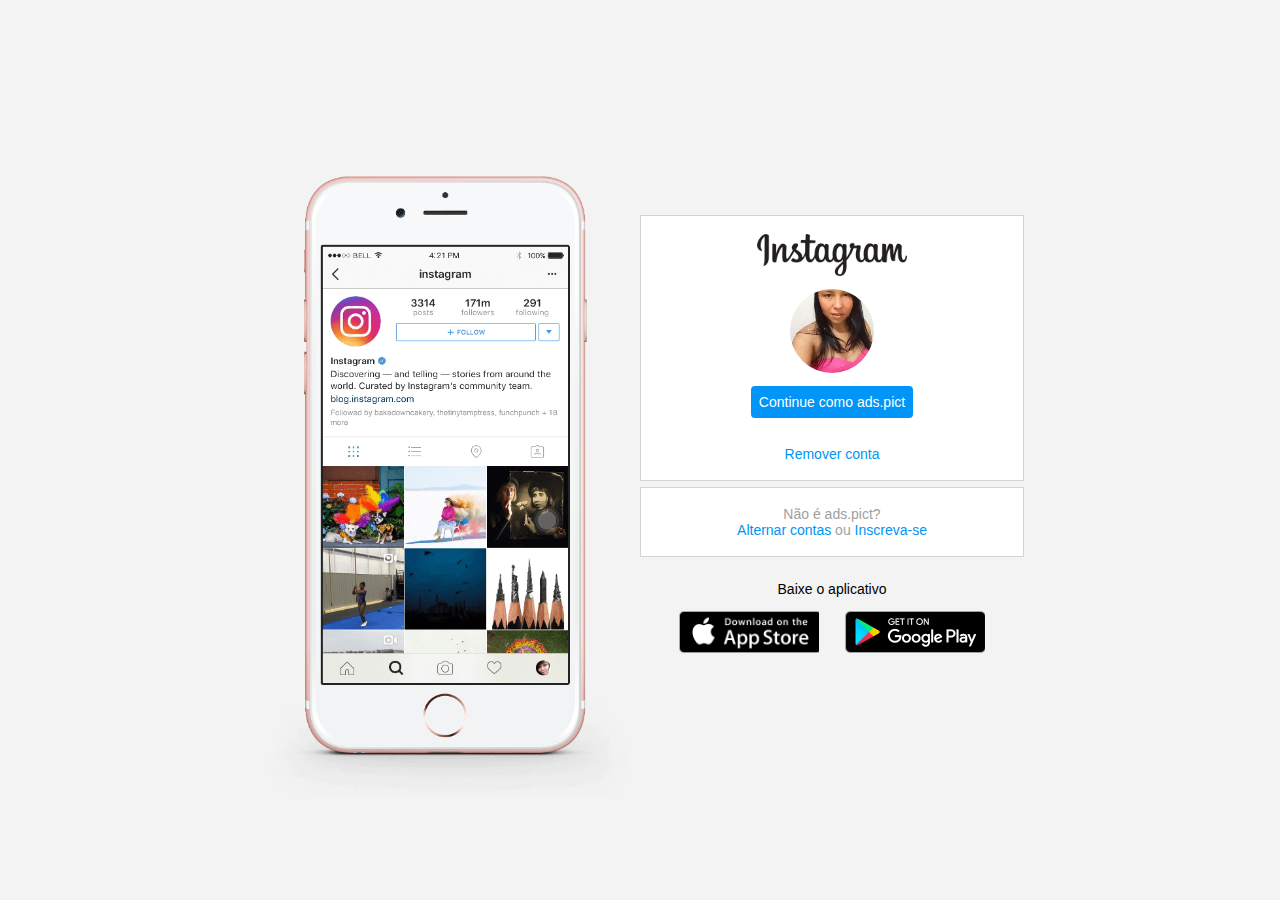
<file: interface_instagram/index.html>
<!DOCTYPE html>
<html lang="pt-br">
<head>
    <meta charset="UTF-8">
    <meta name="viewport" content="width=device-width, initial-scale=1.0">
    <link rel="stylesheet" href="style.css">
    <title>Instagram</title>
</head>
    <body>
        <div class="instagram-wrapper">
            <div class="instagram-phone">
                <img src="./img/instagram-celular.png" alt="celular">
            </div>
            <div class="instagram-continue">
                <div class="group">
                    <img src="./img/instagram-logo.png" class="instagram-logo" alt="instagram logo">
                    <div class="profile-photo">
                        <img src="./img/perfil-instagram.jpg" alt="foto de perfil">
                    </div>
                    <a href="https://www.instagram.com/ads.pict/" class="instagram-login">Continue como ads.pict</a>
                    <a href="#" class="instagram-logout">Remover conta</a>
                </div>
                <div class="group">
                    <p class="not-account">Não é ads.pict?</p>
                    <p class="not-account">
                        <span class="link-blue">Alternar contas</span>
                        ou
                        <span class="link-blue">Inscreva-se</span>
                    </p>
                </div>
                <div class="get-the-app">
                    <p class="get-app">Baixe o aplicativo</p>
                    <div class="download">
                        <a href="#" class="app-download"></a>
                        <a href="#" class="app-download"></a>
                    </div>
                </div>
            </div>
        </div>
    </body>
</html>
</file>
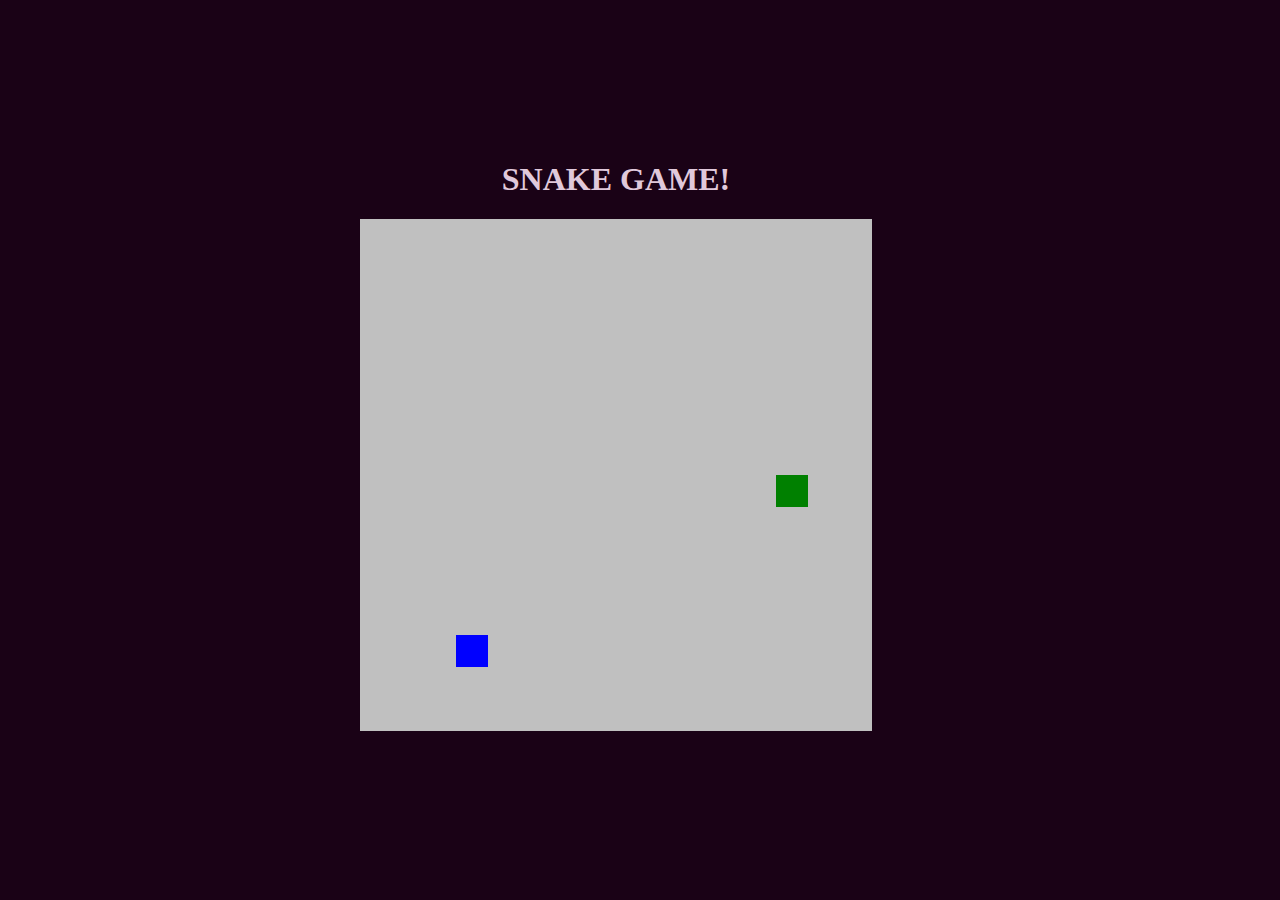
<file: snake-game-js/index.html>
<!DOCTYPE html>
<html lang="pt-br">
<head>
    <meta charset="UTF-8">
    <meta name="viewport" content="width=device-width, initial-scale=1.0">
    <meta http-equiv="X-UA-Compatible" content="ie=edge">
    <title>Snake Game</title>
    <link rel="stylesheet" href="style.css">
    <script defer src="script.js"></script>
</head>
<body>
    <h1>SNAKE GAME!</h1>
    <canvas id="snake" width="512" height="512"></canvas>
</body>
</html>
</file>
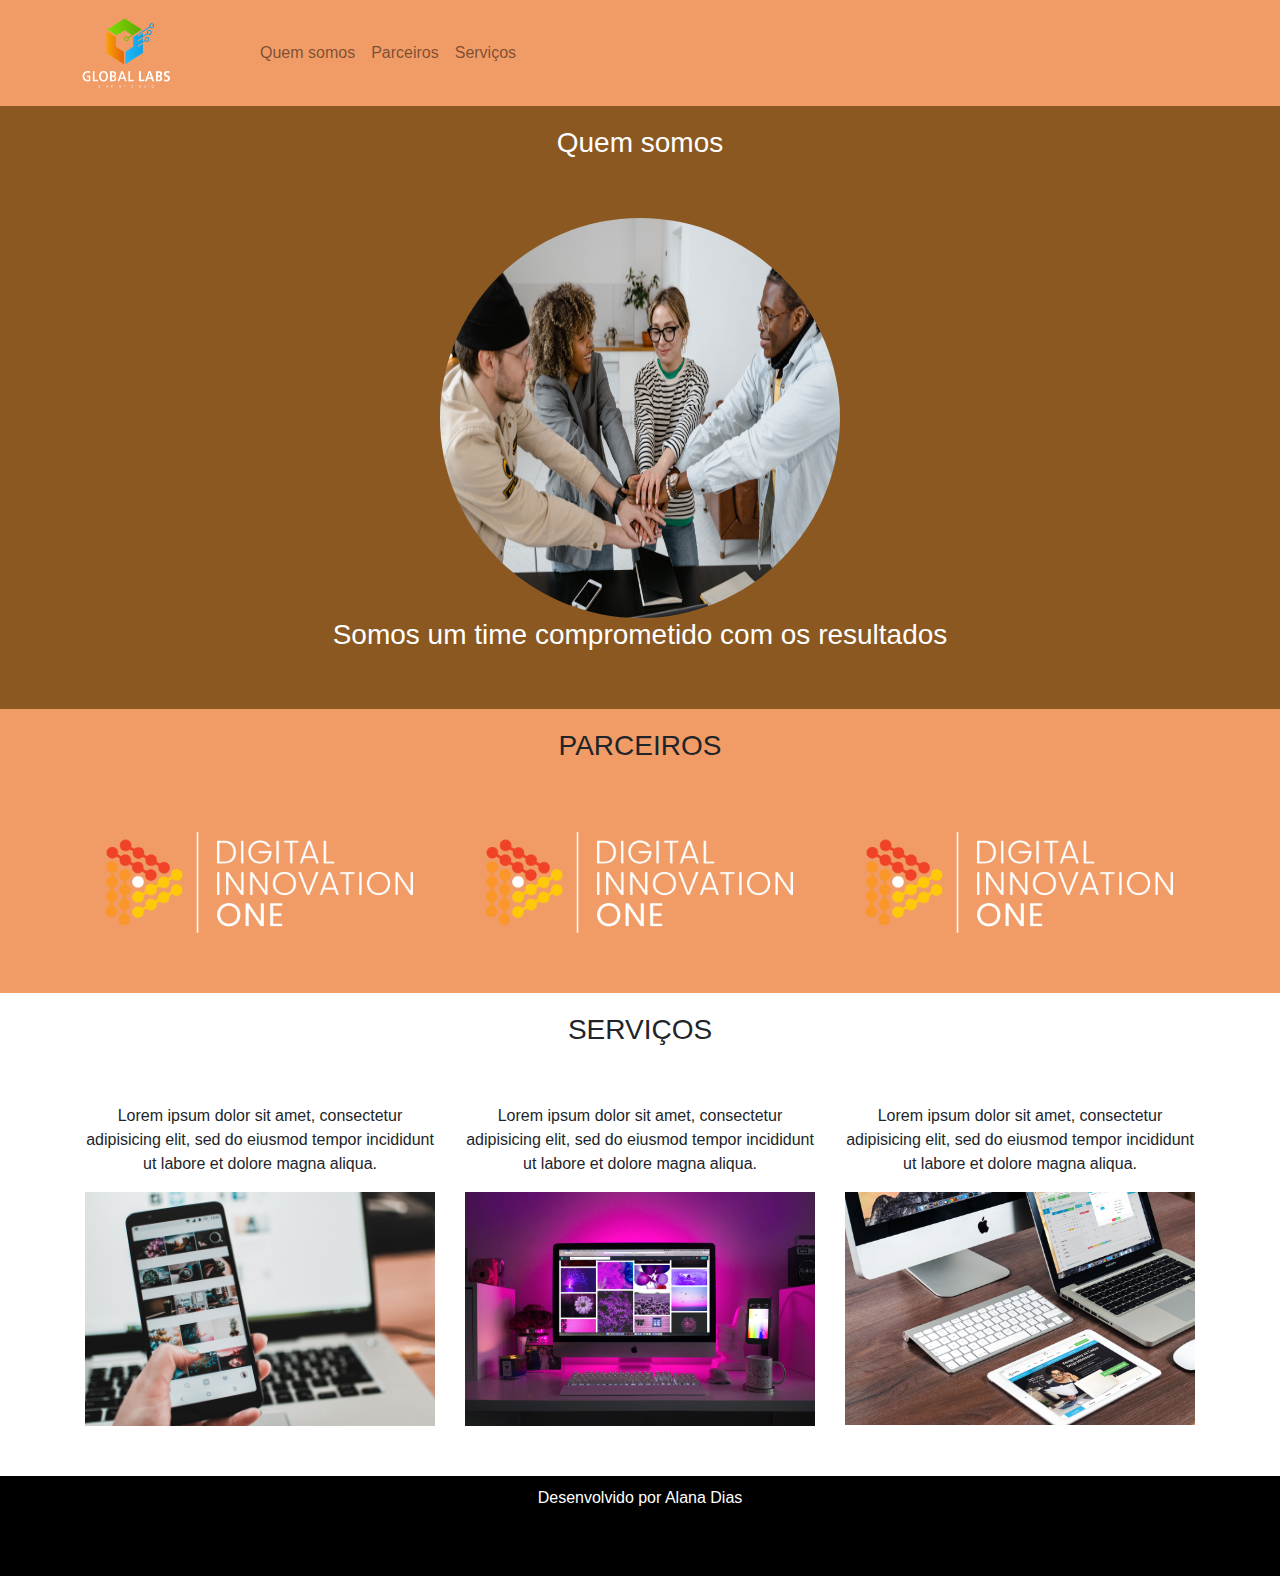
<file: bootstrap/html/index.html>
<!DOCTYPE html>
<html lang="pt-br">
<head>
    <meta charset="UTF-8">
    <meta http-equiv="X-UA-Compatible" content="IE=edge">
    <meta name="viewport" content="width=device-width, initial-scale=1.0">
    <link rel="stylesheet" type="text/css" href="/bootstrap/css/style.css">
    <link rel="stylesheet" type="text/css" href="/bootstrap/bootstrap/css/bootstrap.min.css">
    
    <title>Aula Bootstrap</title>
      
    </head>
    <body>    
        <nav class="navbar navbar-expand-lg navbar-light margin">
            <a class="navbar-brand" href="#">
                <img src="/bootstrap/imagens/global-labs.png" width="220" height="80">
            </a>
            <div class="collapse navbar-collapse">
                <ul class="navbar-nav">
                    <li class="nav-item">
                        <a class="nav-link" href="#quemsomos">Quem somos</a>
                    </li>
                    <li class="nav-item">
                        <a class="nav-link" href="#parceiros">Parceiros</a>
                    </li>
                    <li class="nav-item">
                        <a class="nav-link" href="#servicos">Serviços</a>
                    </li>
                </ul>
            <div>
        </nav>

        <section id="quemsomos">
            <div class="container-fluid quem-somos text-center margin">
                <h3 class="margin">Quem somos</h3>
                <img src="/bootstrap/imagens/time.jpg" class="rounded-circle" width="400" height="400">
                <h3>Somos um time comprometido com os resultados</h3>
            </div>
        </section>

        <selection id="parceiros">
            <div class="container-fluid text-center margin parceiros">
                <h3 class="margin">PARCEIROS</h3>
                <div class="container">
                    <div class="row">
                        <div class="col-lg-4">
                            <img src="/bootstrap/imagens/digital_innovation_one.png" width="100%">
                        </div>
                        <div class="col-lg-4">
                            <img src="/bootstrap/imagens/digital_innovation_one.png" width="100%">
                        </div>
                        <div class="col-lg-4">
                            <img src="/bootstrap/imagens/digital_innovation_one.png" width="100%">
                        </div>
                    </div>
                </div>
            </div>
        </selection>

        <section id="servicos">
            <div class="container-fluid text-center margin servicos">
                <h3 class="margin">SERVIÇOS</h3>
                <div class="container">
                    <div class="row">
                        <div class="col-lg-4">
                            <p>Lorem ipsum dolor sit amet, consectetur adipisicing elit, sed do eiusmod tempor incididunt ut labore et dolore magna aliqua.
                                </p>
                            <img src="/bootstrap/imagens/app.jpg" width="100%">
                        </div>
                        <div class="col-lg-4">
                            <p>Lorem ipsum dolor sit amet, consectetur adipisicing elit, sed do eiusmod tempor incididunt ut labore et dolore magna aliqua.
                                </p>
                            <img src="/bootstrap/imagens/site.jpg" width="100%">
                        </div>
                        <div class="col-lg-4">
                            <p>Lorem ipsum dolor sit amet, consectetur adipisicing elit, sed do eiusmod tempor incididunt ut labore et dolore magna aliqua.
                                </p>
                            <img src="/bootstrap/imagens/site2.jpg" width="100%">
                        </div>
                    </div>
                </div>
            </div>
        </section>

        <footer class="container-fluid text-center bg-footer margin">
            <p>Desenvolvido por Alana Dias</p>
        </footer>

    </body>

</html>
</file>
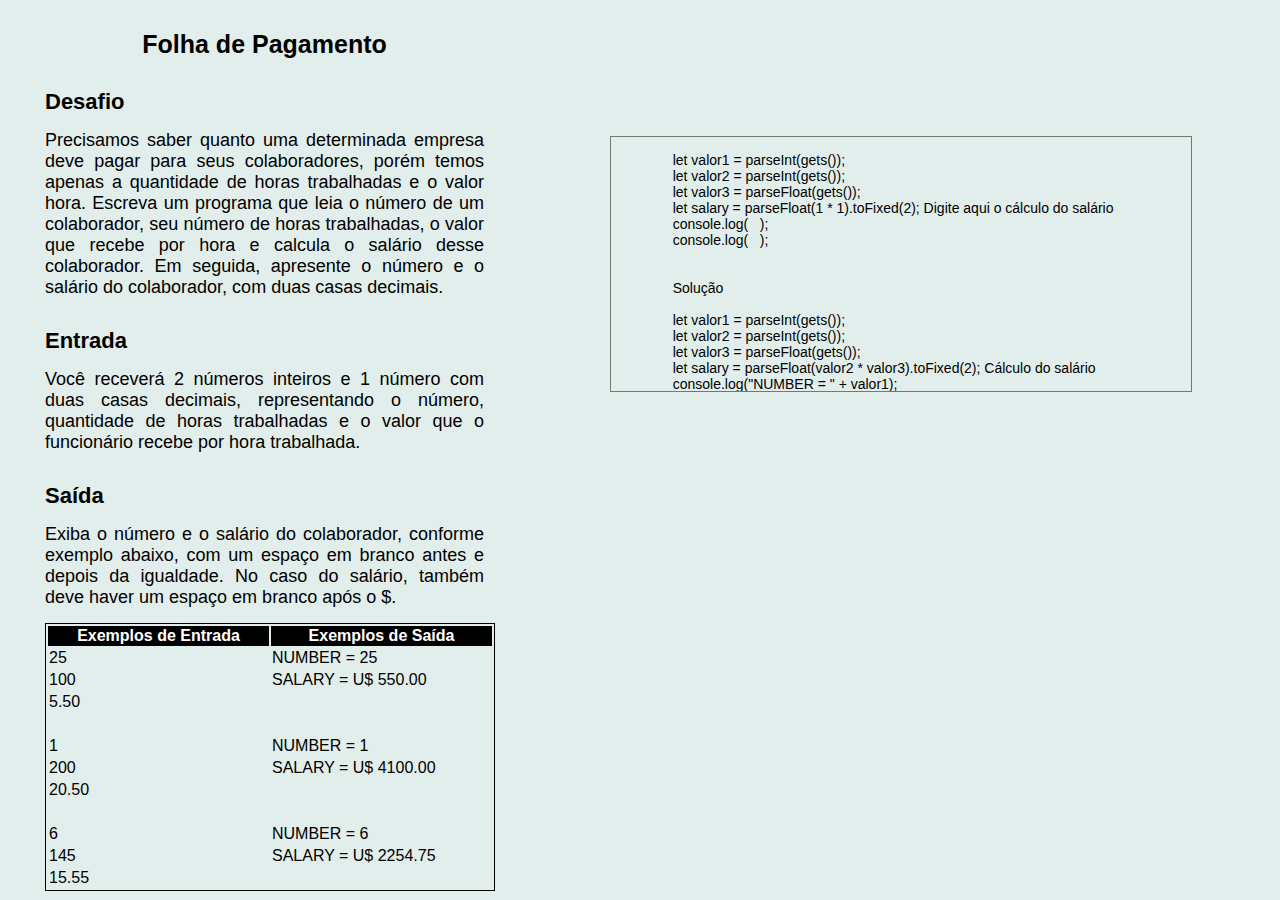
<file: desafios_introducao_js/folha_de_pagamento/index.html>
<!DOCTYPE html>
<html lang="pt-br">
<head>
    <meta charset="UTF-8">
    <meta http-equiv="X-UA-Compatible" content="IE=edge">
    <meta name="viewport" content="width=device-width, initial-scale=1.0">
    <link rel="stylesheet" href="/desafios_introducao_js/folha_de_pagamento/style.css">
    
    <title>Desafio 3/3</title>
</head>
    <body>
    
        <h1>Folha de Pagamento</h1>

        <h2>Desafio</h2>
        <p>Precisamos saber quanto uma determinada empresa deve pagar para seus colaboradores, porém temos apenas a quantidade de horas trabalhadas e o valor hora. Escreva um programa que leia o número de um colaborador, seu número de horas trabalhadas, o valor que recebe por hora e calcula o salário desse colaborador. Em seguida, apresente o número e o salário do colaborador, com duas casas decimais.</p>

        <h2>Entrada</h2>
        <p>Você receverá 2 números inteiros e 1 número com duas casas decimais, representando o número, quantidade de horas trabalhadas e o valor que o funcionário recebe por hora trabalhada.</p>

        <h2>Saída</h2>
        <p>Exiba o número e o salário do colaborador, conforme exemplo abaixo, com um espaço em branco antes e depois da igualdade. No caso do salário, também deve haver um espaço em branco após o $.</p>

        <table>
            <tr>
                <th>Exemplos de Entrada</th>
                <th>Exemplos de Saída</th>
            </tr>

            <tr>
                <td>25</td>
                <td>NUMBER = 25</td>
            </tr>
            <tr>
                <td>100</td>
                <td>SALARY = U$ 550.00</td>
            </tr>
            <tr>
                <td>5.50</td>
            </tr>
                <td>&nbsp;</td>
            <tr>
                <td>1</td>
                <td>NUMBER = 1</td>
            </tr>
            <tr>
                <td>200</td>
                <td>SALARY = U$ 4100.00</td>
            </tr>
            <tr>
                <td>20.50</td>
            </tr>
                <td>&nbsp;</td> 
            <tr>
                <td>6</td>
                <td>NUMBER = 6</td>
            </tr>
            <tr>
                <td>145</td>
                <td>SALARY = U$ 2254.75</td>
            </tr>
            <tr>
                <td>15.55</td>
            </tr>
            
        </table>

        <textarea readonly rows='14' cols='40'>
            let valor1 = parseInt(gets());
            let valor2 = parseInt(gets());
            let valor3 = parseFloat(gets());
            let salary = parseFloat(1 * 1).toFixed(2); Digite aqui o cálculo do salário
            console.log(   );
            console.log(   );
            

            Solução

            let valor1 = parseInt(gets());
            let valor2 = parseInt(gets());
            let valor3 = parseFloat(gets());
            let salary = parseFloat(valor2 * valor3).toFixed(2); Cálculo do salário
            console.log("NUMBER = " + valor1);
            console.log("SALARY = U$ " + salary);
        </textarea>

        <script type="text/javascript" src="/desafios_introducao_js/folha_de_pagamento/main.js"></script>

    </body>
</html>
</file>
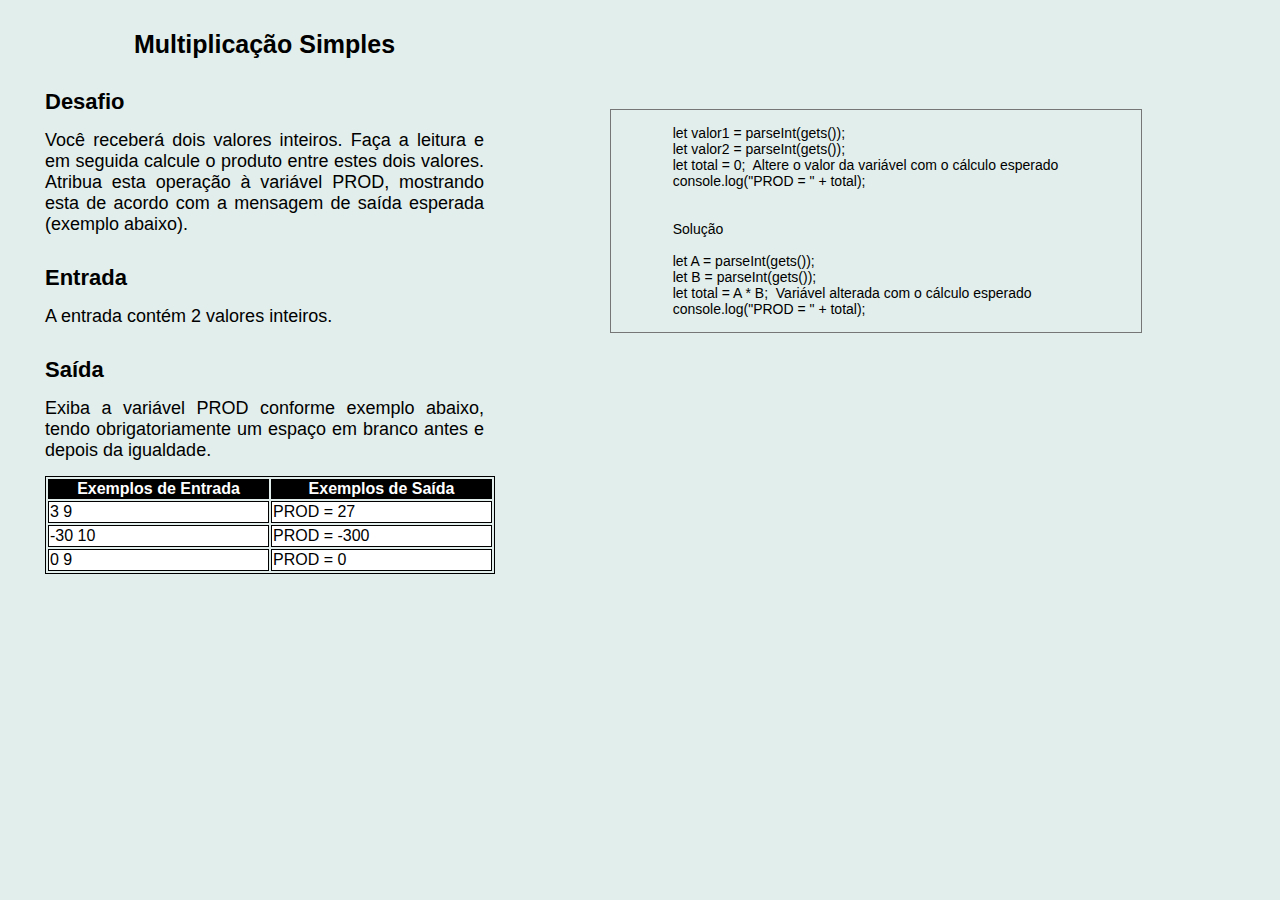
<file: desafios_introducao_js/multiplicacao_simples/index.html>
<!DOCTYPE html>
<html lang="pt-br">
<head>
    <meta charset="UTF-8">
    <meta http-equiv="X-UA-Compatible" content="IE=edge">
    <meta name="viewport" content="width=device-width, initial-scale=1.0">
    <link rel="stylesheet" href="/desafios_introducao_js/multiplicacao_simples/style.css">
   
    <title>Desafio 2/3</title>
</head>
    <body>
        <h1> Multiplicação Simples </h1>

        <h2>Desafio</h2>
        <p> Você receberá dois valores inteiros. Faça a leitura e em seguida calcule o produto entre estes dois valores. Atribua esta operação à variável PROD, mostrando esta de acordo com a mensagem de saída esperada (exemplo abaixo).   </p>

        <h2>Entrada</h2>
        <p>A entrada contém 2 valores inteiros.</p>

        <h2>Saída</h2>
        <p>Exiba a variável PROD conforme exemplo abaixo, tendo obrigatoriamente um espaço em branco antes e depois da igualdade.</p>

        <table>
            <tr>
                <th>Exemplos de Entrada</th>
                <th>Exemplos de Saída</th>
            </tr>
            <tr>
                <td>3 9</td>
                <td>PROD = 27</td>
            </tr>
            <tr>
                <td>-30 10</td>
                <td>PROD = -300</td>
            </tr>
            <tr>
                <td>0 9</td>
                <td>PROD = 0</td>
            </tr>
        </table>

              
            <textarea readonly rows='12' cols='50'>
            let valor1 = parseInt(gets());
            let valor2 = parseInt(gets());
            let total = 0;  Altere o valor da variável com o cálculo esperado 
            console.log("PROD = " + total); 
            

            Solução
            
            let A = parseInt(gets());
            let B = parseInt(gets());
            let total = A * B;  Variável alterada com o cálculo esperado 
            console.log("PROD = " + total);
            </textarea>

        
        <script type="text/javascript" src="/desafios_introducao_js/multiplicacao_simples/main.js"></script>
    
    </body>
</html>
</file>
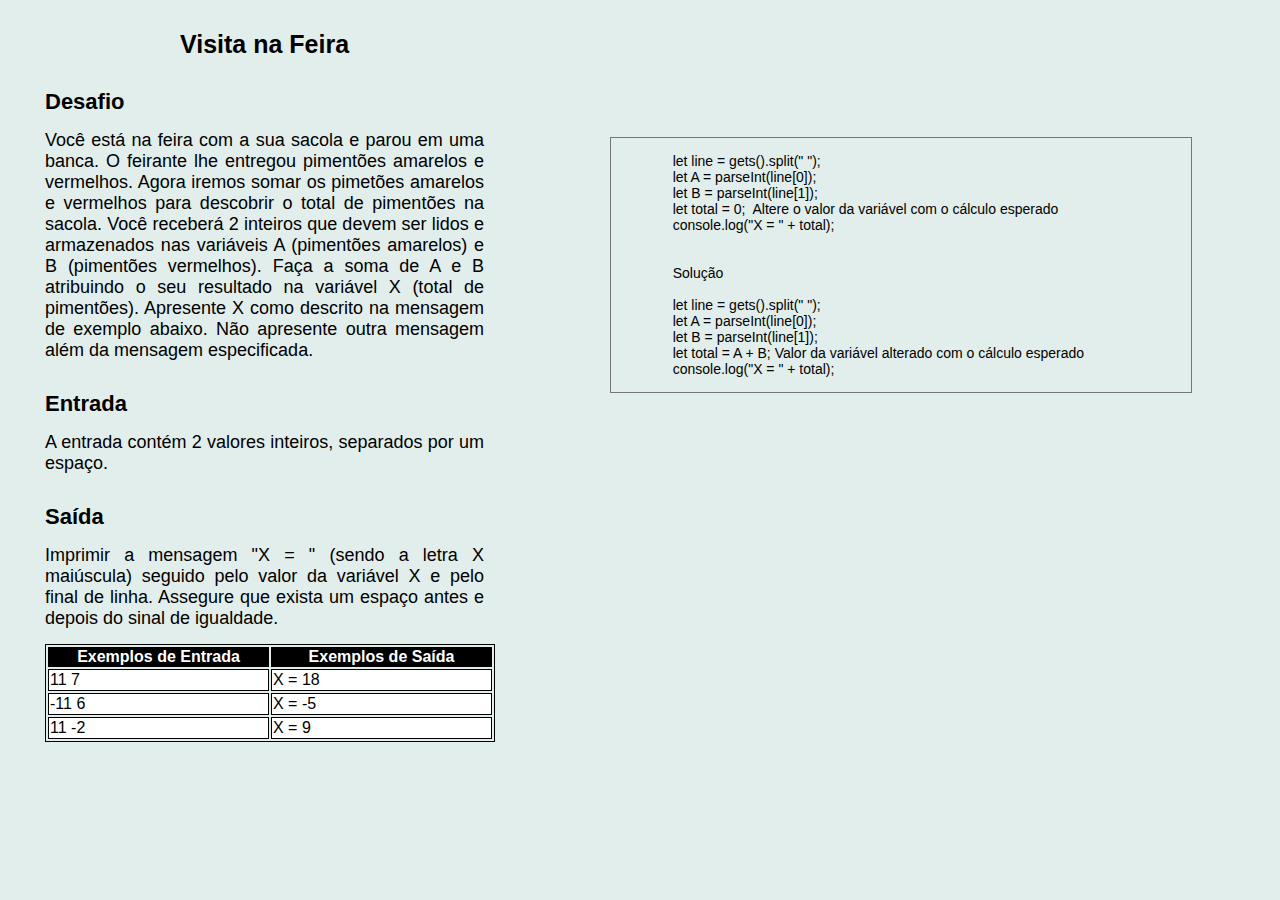
<file: desafios_introducao_js/visita_na_feira/index.html>
<!DOCTYPE html>
<html lang="pt-br">
<head>
    <meta charset="UTF-8">
    <meta http-equiv="X-UA-Compatible" content="IE=edge">
    <meta name="viewport" content="width=device-width, initial-scale=1.0">
    <link rel="stylesheet" href="style.css">
    <script type="text/javascript" src="main.js"></script>
    <title>Desafio 1/3</title>
</head>
    <body>
        <h1> Visita na Feira</h1>

        <h2>Desafio</h2>
        <p> Você está na feira com a sua sacola e parou em uma banca. O feirante lhe entregou pimentões amarelos e vermelhos. Agora iremos somar os pimetões amarelos e vermelhos para descobrir o total de pimentões na sacola.  Você receberá 2 inteiros que devem ser lidos e armazenados nas variáveis A (pimentões amarelos) e B (pimentões vermelhos). Faça a soma de A e B atribuindo o seu resultado na variável X (total de pimentões). Apresente X como descrito na mensagem de exemplo abaixo. Não apresente outra mensagem além da mensagem especificada.</p>

        <h2>Entrada</h2>
        <p>A entrada contém 2 valores inteiros, separados por um espaço.</p>

        <h2>Saída</h2>
        <p>Imprimir a mensagem "X = " (sendo a letra X maiúscula) seguido pelo valor da variável X e pelo final de linha. Assegure que exista um espaço antes e depois do sinal de igualdade.</p>

        <table>
            <tr>
                <th>Exemplos de Entrada</th>
                <th>Exemplos de Saída</th>
            </tr>
            <tr>
                <td>11 7</td>
                <td>X = 18</td>
            </tr>
            <tr>
                <td>-11 6</td>
                <td>X = -5</td>
            </tr>
            <tr>
                <td>11 -2</td>
                <td>X = 9</td>
            </tr>
        </table>

        <textarea readonly rows='14' cols='50'>
            let line = gets().split(" ");
            let A = parseInt(line[0]);
            let B = parseInt(line[1]);
            let total = 0;  Altere o valor da variável com o cálculo esperado
            console.log("X = " + total);
            

            Solução

            let line = gets().split(" ");
            let A = parseInt(line[0]);
            let B = parseInt(line[1]);
            let total = A + B; Valor da variável alterado com o cálculo esperado
            console.log("X = " + total);
        </textarea>

    </body>
</html>
</file>
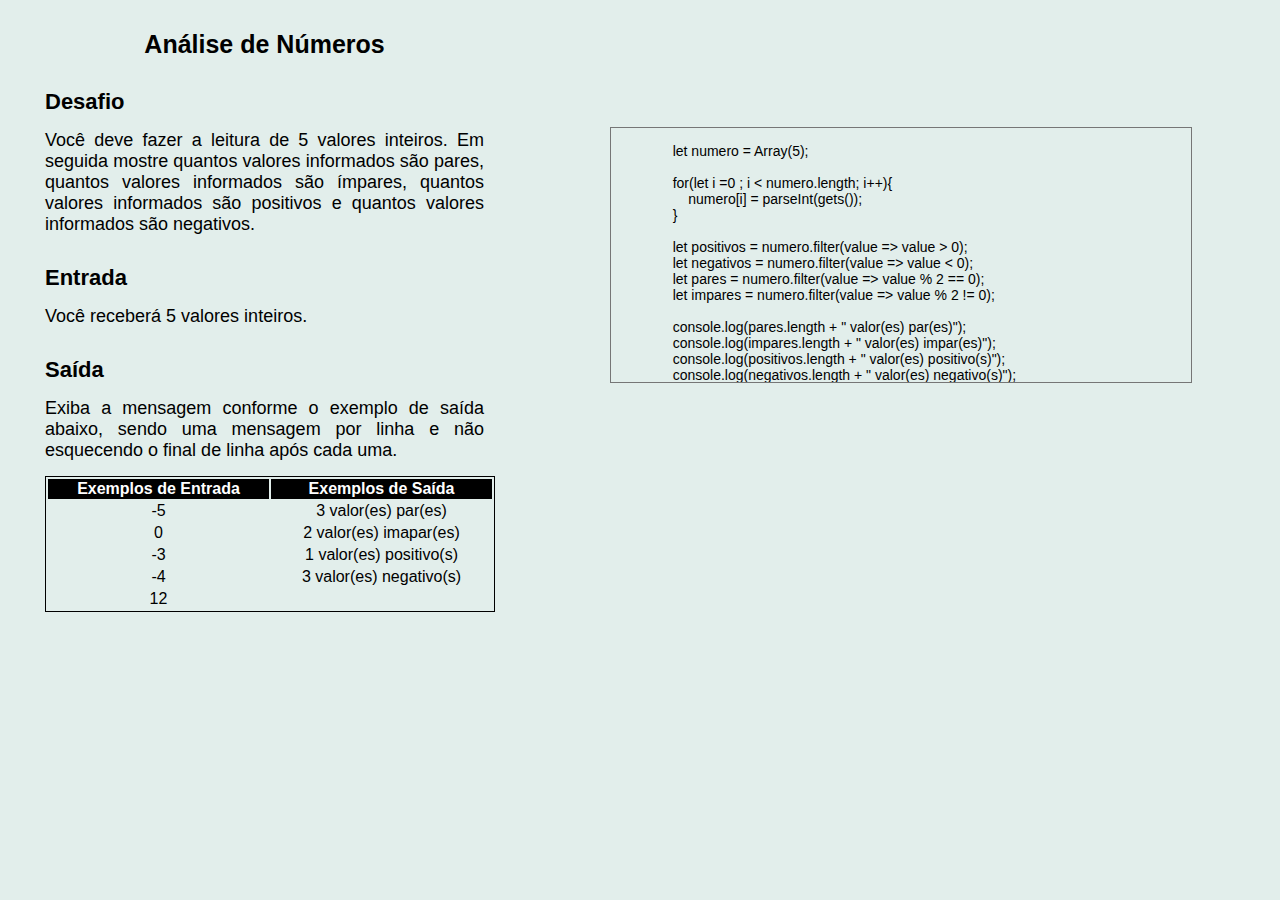
<file: desafios_aritmetico_js/analise_de_numeros/html/index.html>
<!DOCTYPE html>
<html lang="pt-br">
<head>
    <meta charset="UTF-8">
    <meta http-equiv="X-UA-Compatible" content="IE=edge">
    <meta name="viewport" content="width=device-width, initial-scale=1.0">
    <link rel="stylesheet" href="/desafios_aritmetico_js/analise_de_numeros/css/style.css">
    
    <title>Desafio 3/5</title>
</head>
    <body>
    
        <h1>Análise de Números</h1>

        <h2>Desafio</h2>
        <p>Você deve fazer a leitura de 5 valores inteiros. Em seguida mostre quantos valores informados são pares, quantos valores informados são ímpares, quantos valores informados são positivos e quantos valores informados são negativos.</p>

        <h2>Entrada</h2>
        <p>Você receberá 5 valores inteiros.</p>

        <h2>Saída</h2>
        <p>Exiba a mensagem conforme o exemplo de saída abaixo, sendo uma mensagem por linha e não esquecendo o final de linha após cada uma.</p>

        <table>
            <tr>
                <th>Exemplos de Entrada</th>
                <th>Exemplos de Saída</th>
            </tr>

            <tr>
                <td>-5</td>
                <td>3 valor(es) par(es)</td>
            </tr>
            <tr>
                <td>0</td>
                <td>2 valor(es) imapar(es)</td>
            </tr>
            <tr>
                <td>-3</td>
                <td>1 valor(es) positivo(s)</td>
            </tr> 
            <tr> 
                <td>-4</td>
                <td>3 valor(es) negativo(s)</td>
            </tr>
            <tr>
                <td>12</td>
            </tr>
        </table>

        <textarea readonly rows='14' cols='40'>
            let numero = Array(5);

            for(let i =0 ; i < numero.length; i++){
                numero[i] = parseInt(gets());
            }

            let positivos = numero.filter(value => value > 0);
            let negativos = numero.filter(value => value < 0);
            let pares = numero.filter(value => value % 2 == 0);
            let impares = numero.filter(value => value % 2 != 0);

            console.log(pares.length + " valor(es) par(es)");
            console.log(impares.length + " valor(es) impar(es)");
            console.log(positivos.length + " valor(es) positivo(s)");
            console.log(negativos.length + " valor(es) negativo(s)");
        </textarea>

        <script type="text/javascript" src="/desafios_aritmetico_js/analise_de_numeros/js/main.js"></script>

    </body>
</html>
</file>
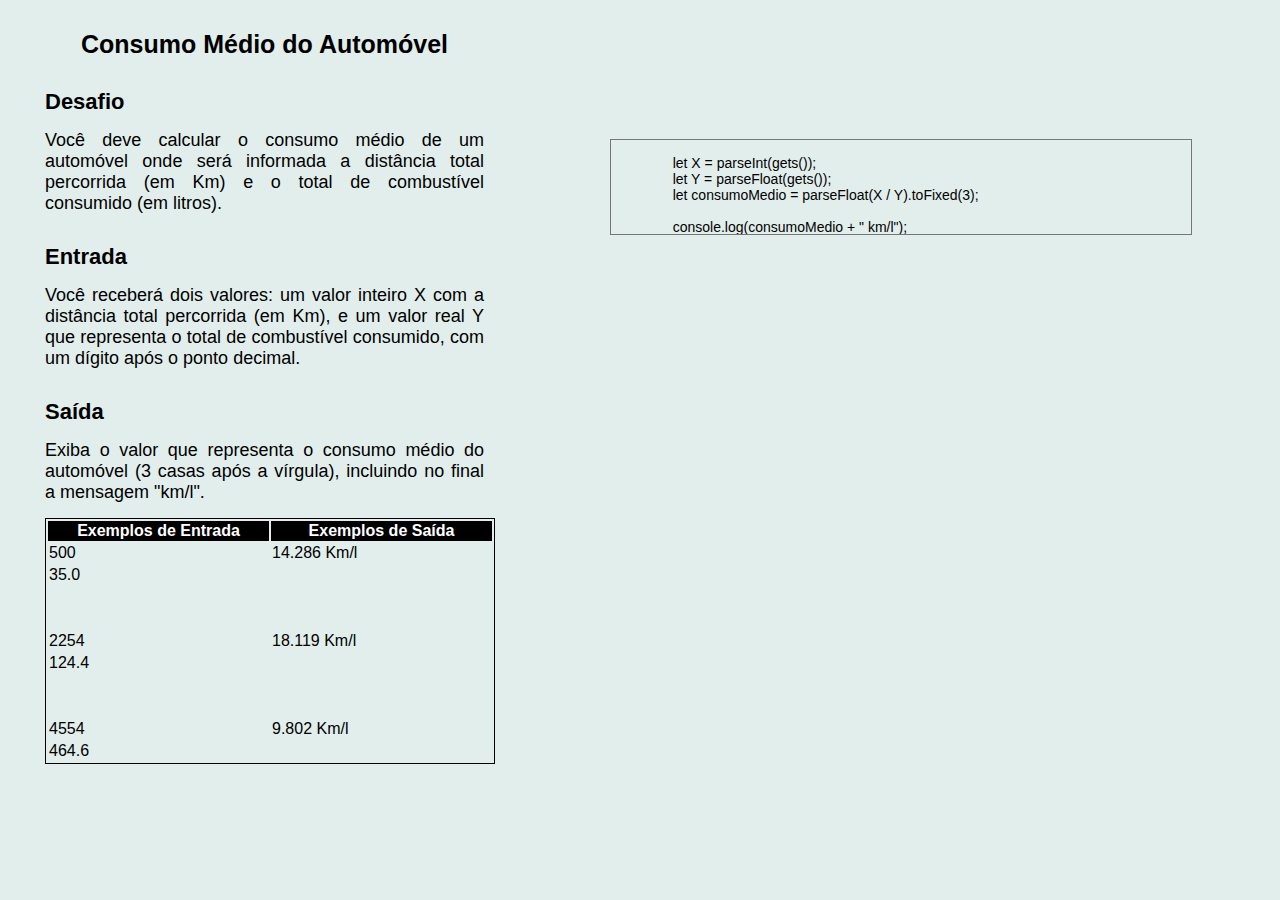
<file: desafios_aritmetico_js/consumo_medio_automovel/html/index.html>
<!DOCTYPE html>
<html lang="pt-br">
<head>
    <meta charset="UTF-8">
    <meta http-equiv="X-UA-Compatible" content="IE=edge">
    <meta name="viewport" content="width=device-width, initial-scale=1.0">
    <link rel="stylesheet" href="/desafios_aritmetico_js/consumo_medio_automovel/css/style.css">
    
    <title>Desafio 5/5</title>
</head>
    <body>
    
        <h1>Consumo Médio do Automóvel</h1>

        <h2>Desafio</h2>
        <p>Você deve calcular o consumo médio de um automóvel onde será informada a distância total percorrida (em Km) e o total de combustível consumido (em litros).</p>

        <h2>Entrada</h2>
        <p>Você receberá dois valores: um valor inteiro X com a distância total percorrida (em Km), e um valor real Y que representa o total de combustível consumido, com um dígito após o ponto decimal.</p>

        <h2>Saída</h2>
        <p>Exiba o valor que representa o consumo médio do automóvel (3 casas após a vírgula), incluindo no final a mensagem "km/l".</p>

        <table>
            <tr>
                <th>Exemplos de Entrada</th>
                <th>Exemplos de Saída</th>
            </tr>

            <tr>
                <td>500</td>
                <td>14.286 Km/l</td>
            </tr>
            <tr>
                <td>35.0</td>
                <td>&nbsp;</td>
            </tr>
            <tr>
            <td>&nbsp;</td>
           </tr>
            <tr>
                <td>&nbsp;</td>
            </tr>
            <tr>
                <td>2254</td>
                <td>18.119 Km/l</td>
            </tr>
            <tr>
                <td>124.4</td>
                <td>&nbsp;</td>  
            </tr>
            <tr>
                <td>&nbsp;</td>
            </tr>
            <tr>
                <td>&nbsp;</td>
            </tr>
            <tr>
                <td>4554</td>
                <td>9.802 Km/l</td>
            </tr>
            <tr>
                <td>464.6</td>
                <td>&nbsp;</td>
            </tr>
        </table>

        <textarea readonly rows='4' cols='40'>
            let X = parseInt(gets());
            let Y = parseFloat(gets());
            let consumoMedio = parseFloat(X / Y).toFixed(3);
            
            console.log(consumoMedio + " km/l");
        </textarea>

        <script type="text/javascript" src="/desafios_aritmetico_js/consumo_medio_automovel/js/main.js"></script>

    </body>
</html>
</file>
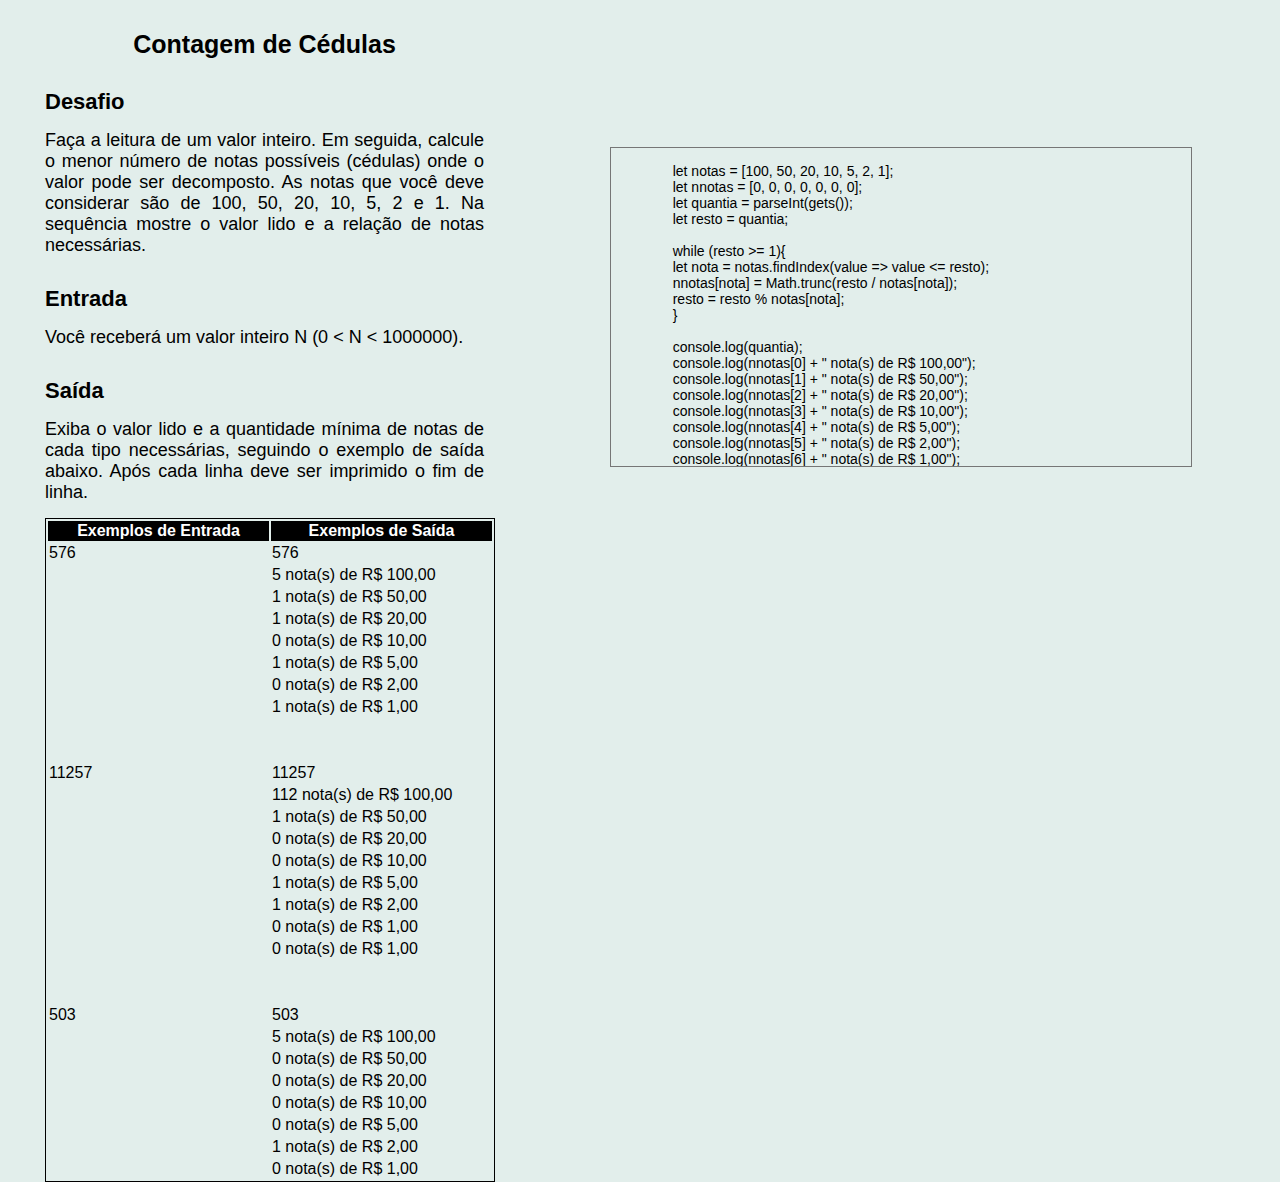
<file: desafios_aritmetico_js/contagem_de_cedulas/html/index.html>
<!DOCTYPE html>
<html lang="pt-br">
<head>
    <meta charset="UTF-8">
    <meta http-equiv="X-UA-Compatible" content="IE=edge">
    <meta name="viewport" content="width=device-width, initial-scale=1.0">
    <link rel="stylesheet" href="/desafios_aritmetico_js/contagem_de_cedulas/css/style.css">
    
    <title>Desafio 4/5</title>
</head>
    <body>
    
        <h1>Contagem de Cédulas</h1>

        <h2>Desafio</h2>
        <p>Faça a leitura de um valor inteiro. Em seguida, calcule o menor número de notas possíveis (cédulas) onde o valor pode ser decomposto. As notas que você deve considerar são de 100, 50, 20, 10, 5, 2 e 1. Na sequência mostre o valor lido e a relação de notas necessárias.</p>

        <h2>Entrada</h2>
        <p>Você receberá um valor inteiro N (0 < N < 1000000).</p>

        <h2>Saída</h2>
        <p>Exiba o valor lido e a quantidade mínima de notas de cada tipo necessárias, seguindo o exemplo de saída abaixo. Após cada linha deve ser imprimido o fim de linha.</p>

        <table>
            <tr>
                <th>Exemplos de Entrada</th>
                <th>Exemplos de Saída</th>
            </tr>

            <tr>
                <td>576</td>
                <td>576</td>
            </tr>
            <tr>
                <td>&nbsp;</td>
                <td>5 nota(s) de R$ 100,00</td>
            </tr>
            <tr>
                <td>&nbsp;</td>
                <td>1 nota(s) de R$ 50,00</td>
            </tr> 
            <tr> 
                <td>&nbsp;</td>
                <td>1 nota(s) de R$ 20,00</td>
            </tr>
            <tr>
                <td>&nbsp;</td>
                <td>0 nota(s) de R$ 10,00
                </td>
            </tr>
            <tr>
                <td>&nbsp;</td>
                <td>1 nota(s) de R$ 5,00</td>
            </tr>
            <tr>
                <td>&nbsp;</td>
                <td>0 nota(s) de R$ 2,00</td>
            </tr>
            <tr>
                <td>&nbsp;</td>
                <td>1 nota(s) de R$ 1,00</td>
            </tr>
            <tr>
            <td>&nbsp;</td>
           </tr>
            <tr>
                <td>&nbsp;</td>
            </tr>
            <tr>
                <td>11257</td>
                <td>11257</td>
            </tr>
            <tr>
                <td>&nbsp;</td>
                <td>112 nota(s) de R$ 100,00</td>
            </tr>
            <tr>
                <td>&nbsp;</td>
                <td>1 nota(s) de R$ 50,00</td>
            </tr> 
            <tr> 
                <td>&nbsp;</td>
                <td>0 nota(s) de R$ 20,00</td>
            </tr>
            <tr>
                <td>&nbsp;</td>
                <td>0 nota(s) de R$ 10,00
                </td>
            </tr>
            <tr>
                <td>&nbsp;</td>
                <td>1 nota(s) de R$ 5,00</td>
            </tr>
            <tr>
                <td>&nbsp;</td>
                <td>1 nota(s) de R$ 2,00</td>
            </tr>
            <tr>
                <td>&nbsp;</td>
                <td>0 nota(s) de R$ 1,00</td>
            </tr>
            <tr>
                <td>&nbsp;</td>
                <td>0 nota(s) de R$ 1,00</td>
            </tr>
            <tr>
                <td>&nbsp;</td>
            </tr>
            <tr>
                <td>&nbsp;</td>
            </tr>
            <tr>
                <td>503</td>
                <td>503</td>
            </tr>
            <tr>
                <td>&nbsp;</td>
                <td>5 nota(s) de R$ 100,00</td>
            </tr>
            <tr>
                <td>&nbsp;</td>
                <td>0 nota(s) de R$ 50,00</td>
            </tr> 
            <tr> 
                <td>&nbsp;</td>
                <td>0 nota(s) de R$ 20,00</td>
            </tr>
            <tr>
                <td>&nbsp;</td>
                <td>0 nota(s) de R$ 10,00
                </td>
            </tr>
            <tr>
                <td>&nbsp;</td>
                <td>0 nota(s) de R$ 5,00</td>
            </tr>
            <tr>
                <td>&nbsp;</td>
                <td>1 nota(s) de R$ 2,00</td>
            </tr>
            <tr>
                <td>&nbsp;</td>
                <td>0 nota(s) de R$ 1,00</td>
            </tr>
        </table>

        <textarea readonly rows='18' cols='40'>
            let notas = [100, 50, 20, 10, 5, 2, 1];
            let nnotas = [0, 0, 0, 0, 0, 0, 0];
            let quantia = parseInt(gets());
            let resto = quantia;

            while (resto >= 1){
            let nota = notas.findIndex(value => value <= resto);
            nnotas[nota] = Math.trunc(resto / notas[nota]);
            resto = resto % notas[nota];
            }

            console.log(quantia);
            console.log(nnotas[0] + " nota(s) de R$ 100,00");
            console.log(nnotas[1] + " nota(s) de R$ 50,00");
            console.log(nnotas[2] + " nota(s) de R$ 20,00");
            console.log(nnotas[3] + " nota(s) de R$ 10,00");
            console.log(nnotas[4] + " nota(s) de R$ 5,00");
            console.log(nnotas[5] + " nota(s) de R$ 2,00");
            console.log(nnotas[6] + " nota(s) de R$ 1,00");
        </textarea>

        <script type="text/javascript" src="/desafios_aritmetico_js/contagem_de_cedulas/js/main.js"></script>

    </body>
</html>
</file>
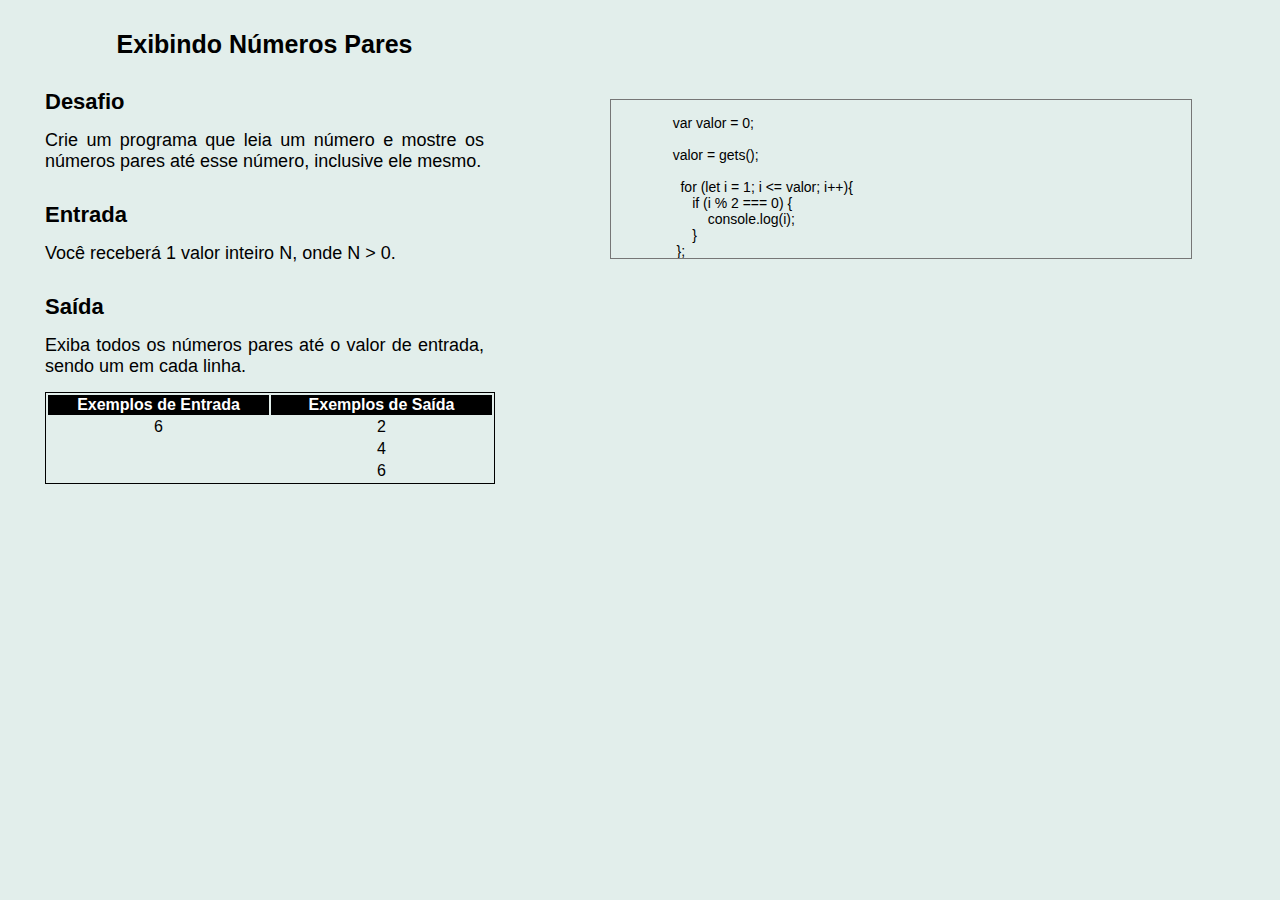
<file: desafios_aritmetico_js/exibir_num_pares/html/index.html>
<!DOCTYPE html>
<html lang="pt-br">
<head>
    <meta charset="UTF-8">
    <meta http-equiv="X-UA-Compatible" content="IE=edge">
    <meta name="viewport" content="width=device-width, initial-scale=1.0">
    <link rel="stylesheet" href="/desafios_aritmetico_js/exibir_num_pares/css/style.css">
    
    <title>Desafio 2/5</title>
</head>
    <body>
    
        <h1> Exibindo Números Pares</h1>

        <h2>Desafio</h2>
        <p>Crie um programa que leia um número e mostre os números pares até esse número, inclusive ele mesmo.</p>

        <h2>Entrada</h2>
        <p>Você receberá 1 valor inteiro N, onde N > 0.</p>

        <h2>Saída</h2>
        <p>Exiba todos os números pares até o valor de entrada, sendo um em cada linha.</p>

        <table>
            <tr>
                <th>Exemplos de Entrada</th>
                <th>Exemplos de Saída</th>
            </tr>

            <tr>
                <td>6</td>
                <td>2</td>
            </tr>
            <tr>
                <td>&nbsp;</td>
                <td>4</td>
            </tr>
            <tr>
                <td>&nbsp;</td>
                <td>6</td>
            </tr>  
        </table>

        <textarea readonly rows='8' cols='40'>
            var valor = 0;

            valor = gets();
             
              for (let i = 1; i <= valor; i++){
                 if (i % 2 === 0) {
                     console.log(i);
                 }
             };
        </textarea>

        <script type="text/javascript" src="/desafios_aritmetico_js/exibir_num_pares/js/main.js"></script>

    </body>
</html>
</file>
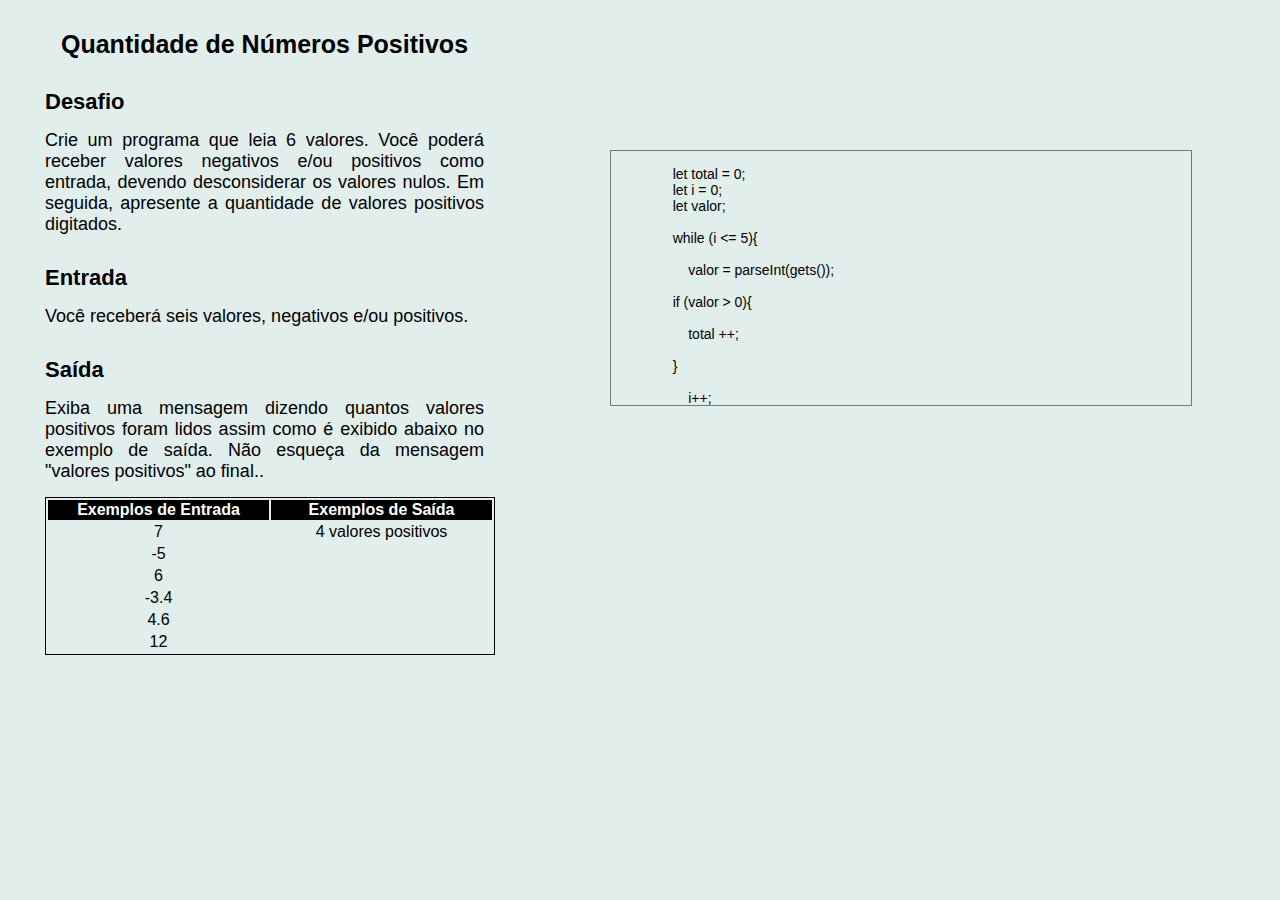
<file: desafios_aritmetico_js/qtd_numeros_positivos/html/index.html>
<!DOCTYPE html>
<html lang="pt-br">
<head>
    <meta charset="UTF-8">
    <meta http-equiv="X-UA-Compatible" content="IE=edge">
    <meta name="viewport" content="width=device-width, initial-scale=1.0">
    <link rel="stylesheet" href="/desafios_aritmetico_js/qtd_numeros_positivos/css/style.css">
    
    <title>Desafio 1/5</title>
</head>
    <body>
    
        <h1>Quantidade de Números Positivos</h1>

        <h2>Desafio</h2>
        <p>Crie um programa que leia 6 valores. Você poderá receber valores negativos e/ou positivos como entrada, devendo desconsiderar os valores nulos. Em seguida, apresente a quantidade de valores positivos digitados.</p>

        <h2>Entrada</h2>
        <p>Você receberá seis valores, negativos e/ou positivos.</p>

        <h2>Saída</h2>
        <p>Exiba uma mensagem dizendo quantos valores positivos foram lidos assim como é exibido abaixo no exemplo de saída. Não esqueça da mensagem "valores positivos" ao final..</p>

        <table>
            <tr>
                <th>Exemplos de Entrada</th>
                <th>Exemplos de Saída</th>
            </tr>

            <tr>
                <td>7</td>
                <td>4 valores positivos</td>
            </tr>
            <tr>
                <td>-5</td>
            </tr>
            <tr>
                <td>6</td>
            </tr> 
            <tr>
                <td>-3.4</td>
            </tr>
            <tr>
                <td>4.6</td>  
            </tr>
            <tr>
                <td>12</td>
            </tr>
        </table>

        <textarea readonly rows='14' cols='40'>
            let total = 0;
            let i = 0;
            let valor;
            
            while (i <= 5){

                valor = parseInt(gets());

            if (valor > 0){

                total ++;

            }

                i++;

            }

            console.log(total + " " + "valores positivos");
        </textarea>

        <script type="text/javascript" src="/desafios_aritmetico_js/qtd_numeros_positivos/js/main.js"></script>

    </body>
</html>
</file>
<file: interface_instagram/style.css>
* {
    padding: 0;
    margin: 0;
    box-sizing: border-box;
    text-decoration: none;
    font-family: sans-serif;
    font-size: 14px;
}

body {
    width: 100%;
    min-height: 100vh;
    background-color: rgb(243, 243, 243);
    margin: 0;
    padding: 0;
    display: flex;
    justify-content: center;
}

.instagram-wrapper {
    display: flex;
    align-items: center;
    justify-content: start;
    width: 60%;
    height: 100vh;
}

.instagram-phone {
    display: flex;
    align-items: center;
    justify-content: center;
    width: 50%;
}

.instagram-phone img {
    height: 50rem;
}

.instagram-continue {
    display: flex;
    align-items: center; /* horizontal */
    justify-content: space-around; /* vertical */
    flex-direction: column;
    width: 50%;
    min-height: 34rem;
}

.group {
    display: flex;
    justify-content: space-between;
    align-items: center;
    flex-direction: column;
    background-color: #ffffff;
    width: 100%;
    padding: 1.3rem 0;
    border: 1px solid lightgray;
}

.group:nth-child(1) {
    min-height: 19rem;
}

.instagram-logo {
    height: 3rem;
}

.profile-photo {
    display: flex;
    justify-content: center;
    align-items: center;
    border-radius: 50%;
    overflow: hidden;
}

.profile-photo img {
    height: 6rem;
}

.instagram-login {
    background-color: #0095f6;
    color: #ffffff;
    padding: 8px;
    border-radius: 4px;
}

.instagram-logout {
    color: #0095f6;
    margin-top: 1rem;
}

.not-account {
    color: rgb(160, 160, 160);
}

.link-blue {
    color: #0095f6;
}

.get-the-app {
    display: flex;
    flex-direction: column;
    align-items: center;
    justify-content: center;
    width: 100%;
    padding: 1.3rem 0;
}

.download {
    display: flex;
    width: 100%;
    justify-content: space-evenly;
    align-items: center;
    padding: 1rem;
}

.app-download {
    height: 3rem;
    width: 10rem;
    background-size: cover;
}

.app-download:nth-child(1) {
    background-image: url('./img/apple-button.png');
}

.app-download:nth-child(2) {
    background-image: url('./img/googleplay-button.png');
}

/* media queries */


@media (max-width: 1024px) {
    .instagram-wrapper {
        width: 90%;
    }
}

@media (max-width: 650px) {
    body {
        background-color: #ffffff;
    }

    .instagram-wrapper {
        width: 90%;
    }

    .instagram-phone {
        display: none;
    }

    .instagram-continue {
        width: 100%;
    }
    
    .group {
        border: 1px solid transparent;
    }
}
</file>
<file: snake-game-js/style.css>
body{
    height: 95vh;
    width: 95vw;
    display: flex;
    flex-direction: column;
    justify-content: center;
    align-items: center;
    background-color:rgb(26, 2, 22);
    color: rgb(224, 201, 219);
}
</file>
<file: bootstrap/css/style.css>
body{
    font: 20px Arial, sans-serif;
}
.navbar {
    background-color: #f19c66;
}

.quem-somos{
    background-color: #8a5820;
    color: white;
}

.margin{   
    padding-bottom: 50px;    
    padding-top: 10px;
}

.parceiros{
    background-color: #f19c66;;
}

.bg-footer{
    background-color: black;
    color: white;
}
</file>
<file: desafios_introducao_js/folha_de_pagamento/style.css>
*{
    background-color: rgb(226, 238, 235);
    font-family: sans-serif;
    width: 70%;
    margin: 15px;
}

h1{
    font-size: 25px;
    text-align: center;
    font-weight: bolder; 
}

h2{
    margin-top: 30px;
    font-size: 22px;
    font-weight: bold;
}

p{  
    font-size: 18px;
    text-align: justify;
}

table{
    border: 1px solid #000000;
    table-layout: fixed;
    width: 450px;
}

td{
    border: 1px solid #000000;
    width: 100px;
    overflow: hidden;
    background-color: transparent;
    color: #000000;
    border: none;
}

th{
    text-align: center;
    color: #ffffff;
    background-color: #000000;
}

textarea {
    resize: none;
    width: 550px;
    padding: 15px;
    display: flex;
    margin: -770px 580px;
    font-size: 14px;
  }
</file>
<file: desafios_introducao_js/multiplicacao_simples/style.css>
*{
    background-color: rgb(226, 238, 235);
    font-family: sans-serif;
    width: 70%;
    margin: 15px;
}

h1{
    font-size: 25px;
    text-align: center;
    font-weight: bolder; 
}

h2{
    margin-top: 30px;
    font-size: 22px;
    font-weight: bold;
}

p{  
    font-size: 18px;
    text-align: justify;
}

table{
    border: 1px solid #000000;
    table-layout: fixed;
    width: 450px;
}

td{
    border: 1px solid #000000;
    width: 100px;
    overflow: hidden;
    background-color: #ffffff;
    color: #000000;
}

th{
    text-align: center;
    color: #ffffff;
    background-color: #000000;
}

textarea {
        resize: none;
        width: 500px;
        padding: 15px;
        display: flex;
        margin: -480px 580px;
        font-size: 14px;
      }
</file>
<file: desafios_introducao_js/visita_na_feira/style.css>
*{
    background-color: rgb(226, 238, 235);
    font-family: sans-serif;
    width: 70%;
    margin: 15px;
}

h1{
    font-size: 25px;
    text-align: center;
    font-weight: bolder; 
}

h2{
    margin-top: 30px;
    font-size: 22px;
    font-weight: bold;
}

p{  
    font-size: 18px;
    text-align: justify;
}

table{
    border: 1px solid #000000;
    table-layout: fixed;
    width: 450px;
}

td{
    border: 1px solid #000000;
    width: 100px;
    overflow: hidden;
    background-color: #ffffff;
    color: #000000;
}

th{
    text-align: center;
    color: #ffffff;
    background-color: #000000;
}

textarea {
    resize: none;
    width: 550px;
    padding: 15px;
    display: flex;
    margin: -620px 580px;
    font-size: 14px;
  }
</file>
<file: desafios_aritmetico_js/analise_de_numeros/css/style.css>
*{
    background-color: rgb(226, 238, 235);
    font-family: sans-serif;
    width: 70%;
    margin: 15px;
}

h1{
    font-size: 25px;
    text-align: center;
    font-weight: bolder; 
}

h2{
    margin-top: 30px;
    font-size: 22px;
    font-weight: bold;
}

p{  
    font-size: 18px;
    text-align: justify;
}

table{
    border: 1px solid #000000;
    table-layout: fixed;
    width: 450px;
}

td{
    border: 1px solid #000000;
    width: 100px;
    overflow: hidden;
    background-color: transparent;
    color: #000000;
    border: none;
    text-align: center;
}

th{
    text-align: center;
    color: #ffffff;
    background-color: #000000;
}

textarea{
    resize: none;
    width: 550px;
    padding: 15px;
    display: flex;
    margin: -500px 580px;
    font-size: 14px;
  }
</file>
<file: desafios_aritmetico_js/consumo_medio_automovel/css/style.css>
*{
    background-color: rgb(226, 238, 235);
    font-family: sans-serif;
    width: 70%;
    margin: 15px;
}

h1{
    font-size: 25px;
    text-align: center;
    font-weight: bolder; 
}

h2{
    margin-top: 30px;
    font-size: 22px;
    font-weight: bold;
}

p{  
    font-size: 18px;
    text-align: justify;
}

table{
    border: 1px solid #000000;
    table-layout: fixed;
    width: 450px;
}

td{
    border: 1px solid #000000;
    width: 100px;
    overflow: hidden;
    background-color: transparent;
    color: #000000;
    border: none;
   }

th{
    text-align: center;
    color: #ffffff;
    background-color: #000000;
}

textarea{
    resize: none;
    width: 550px;
    padding: 15px;
    display: flex;
    margin: -640px 580px;
    font-size: 14px;
  }
</file>
<file: desafios_aritmetico_js/contagem_de_cedulas/css/style.css>
*{
    background-color: rgb(226, 238, 235);
    font-family: sans-serif;
    width: 70%;
    margin: 15px;
}

h1{
    font-size: 25px;
    text-align: center;
    font-weight: bolder; 
}

h2{
    margin-top: 30px;
    font-size: 22px;
    font-weight: bold;
}

p{  
    font-size: 18px;
    text-align: justify;
}

table{
    border: 1px solid #000000;
    table-layout: fixed;
    width: 450px;
}

td{
    border: 1px solid #000000;
    width: 100px;
    overflow: hidden;
    background-color: transparent;
    color: #000000;
    border: none;
   }

th{
    text-align: center;
    color: #ffffff;
    background-color: #000000;
}

textarea{
    resize: none;
    width: 550px;
    padding: 15px;
    display: flex;
    margin: -1050px 580px;
    font-size: 14px;
  }
</file>
<file: desafios_aritmetico_js/exibir_num_pares/css/style.css>
*{
    background-color: rgb(226, 238, 235);
    font-family: sans-serif;
    width: 70%;
    margin: 15px;
}

h1{
    font-size: 25px;
    text-align: center;
    font-weight: bolder; 
}

h2{
    margin-top: 30px;
    font-size: 22px;
    font-weight: bold;
}

p{  
    font-size: 18px;
    text-align: justify;
}

table{
    border: 1px solid #000000;
    table-layout: fixed;
    width: 450px;
}

td{
    border: 1px solid #000000;
    width: 100px;
    overflow: hidden;
    background-color: transparent;
    color: #000000;
    border: none;
    text-align: center;
}

th{
    text-align: center;
    color: #ffffff;
    background-color: #000000;
}

textarea{
    resize: none;
    width: 550px;
    padding: 15px;
    display: flex;
    margin: -400px 580px;
    font-size: 14px;
  }
</file>
<file: desafios_aritmetico_js/qtd_numeros_positivos/css/style.css>
*{
    background-color: rgb(226, 238, 235);
    font-family: sans-serif;
    width: 70%;
    margin: 15px;
}

h1{
    font-size: 25px;
    text-align: center;
    font-weight: bolder; 
}

h2{
    margin-top: 30px;
    font-size: 22px;
    font-weight: bold;
}

p{  
    font-size: 18px;
    text-align: justify;
}

table{
    border: 1px solid #000000;
    table-layout: fixed;
    width: 450px;
}

td{
    border: 1px solid #000000;
    width: 100px;
    overflow: hidden;
    background-color: transparent;
    color: #000000;
    border: none;
    text-align: center;
}

th{
    text-align: center;
    color: #ffffff;
    background-color: #000000;
}

textarea {
    resize: none;
    width: 550px;
    padding: 15px;
    display: flex;
    margin: -520px 580px;
    font-size: 14px;
  }
</file>
